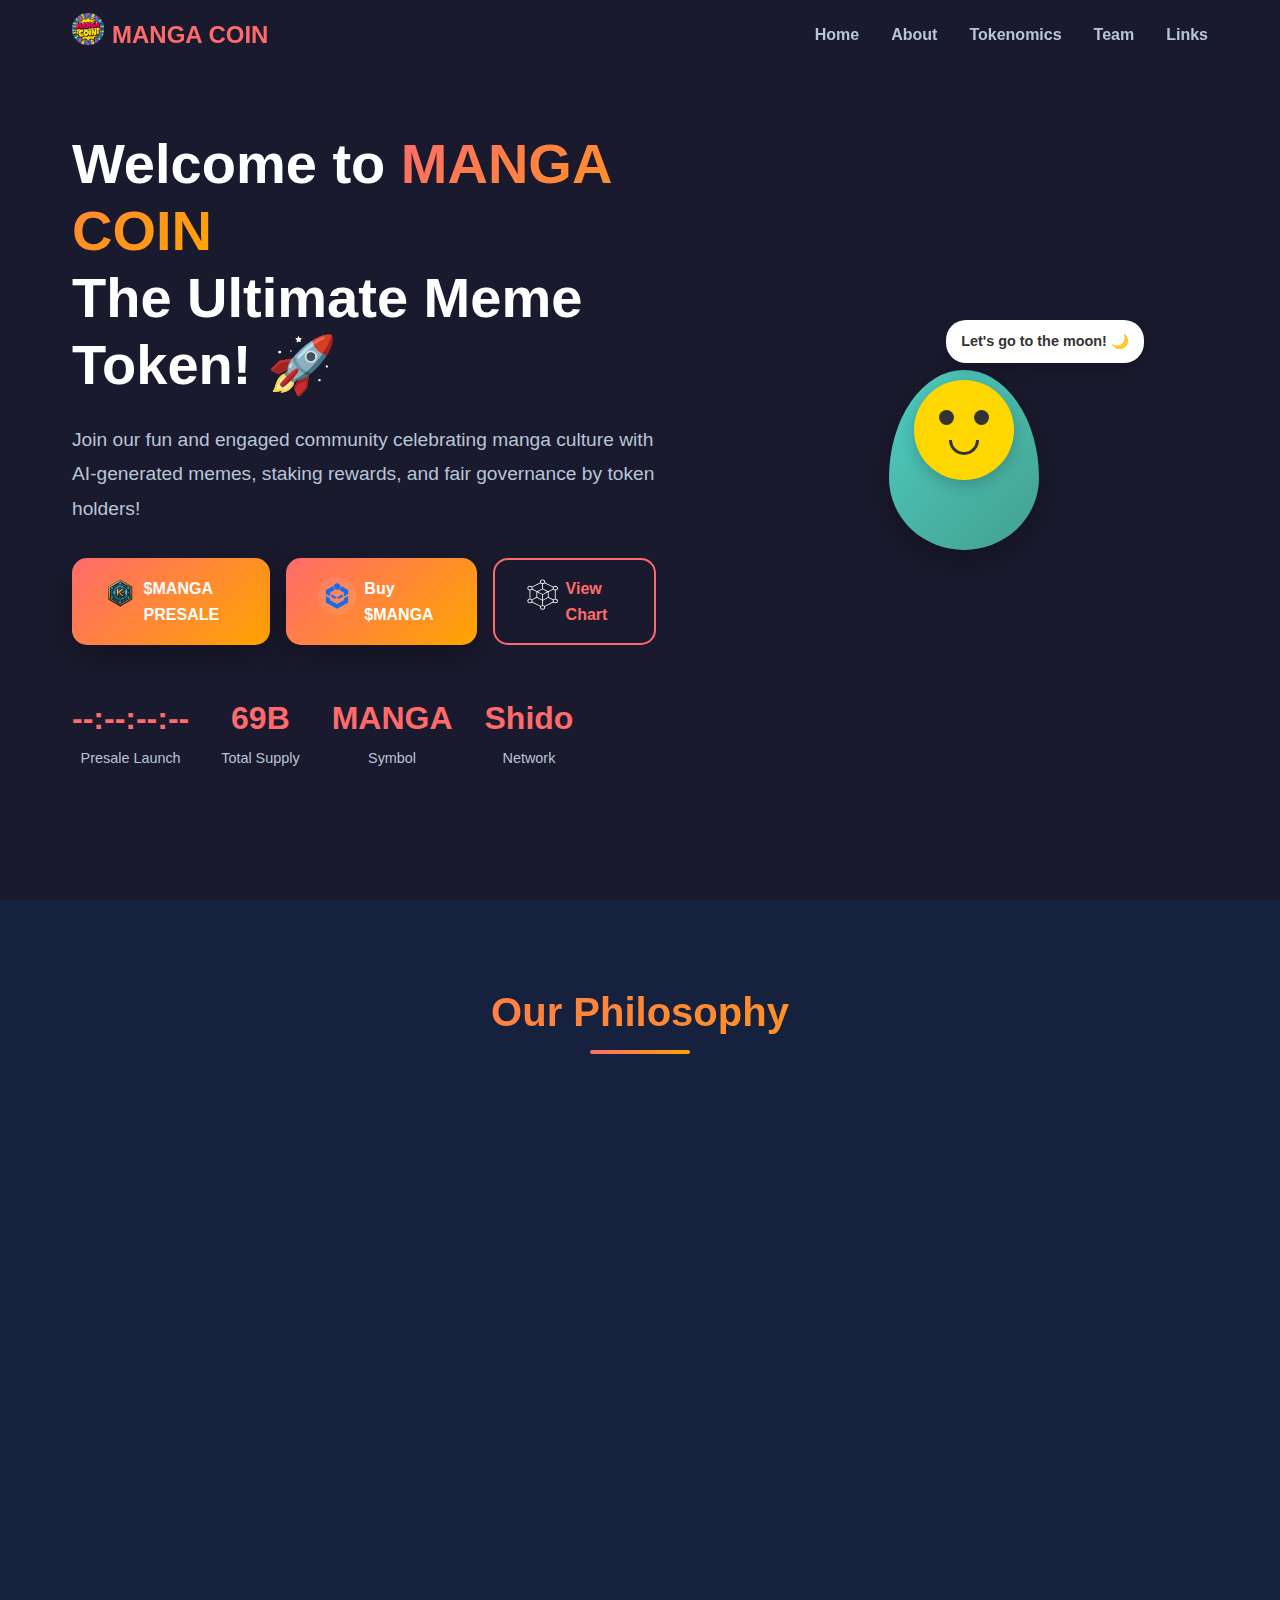
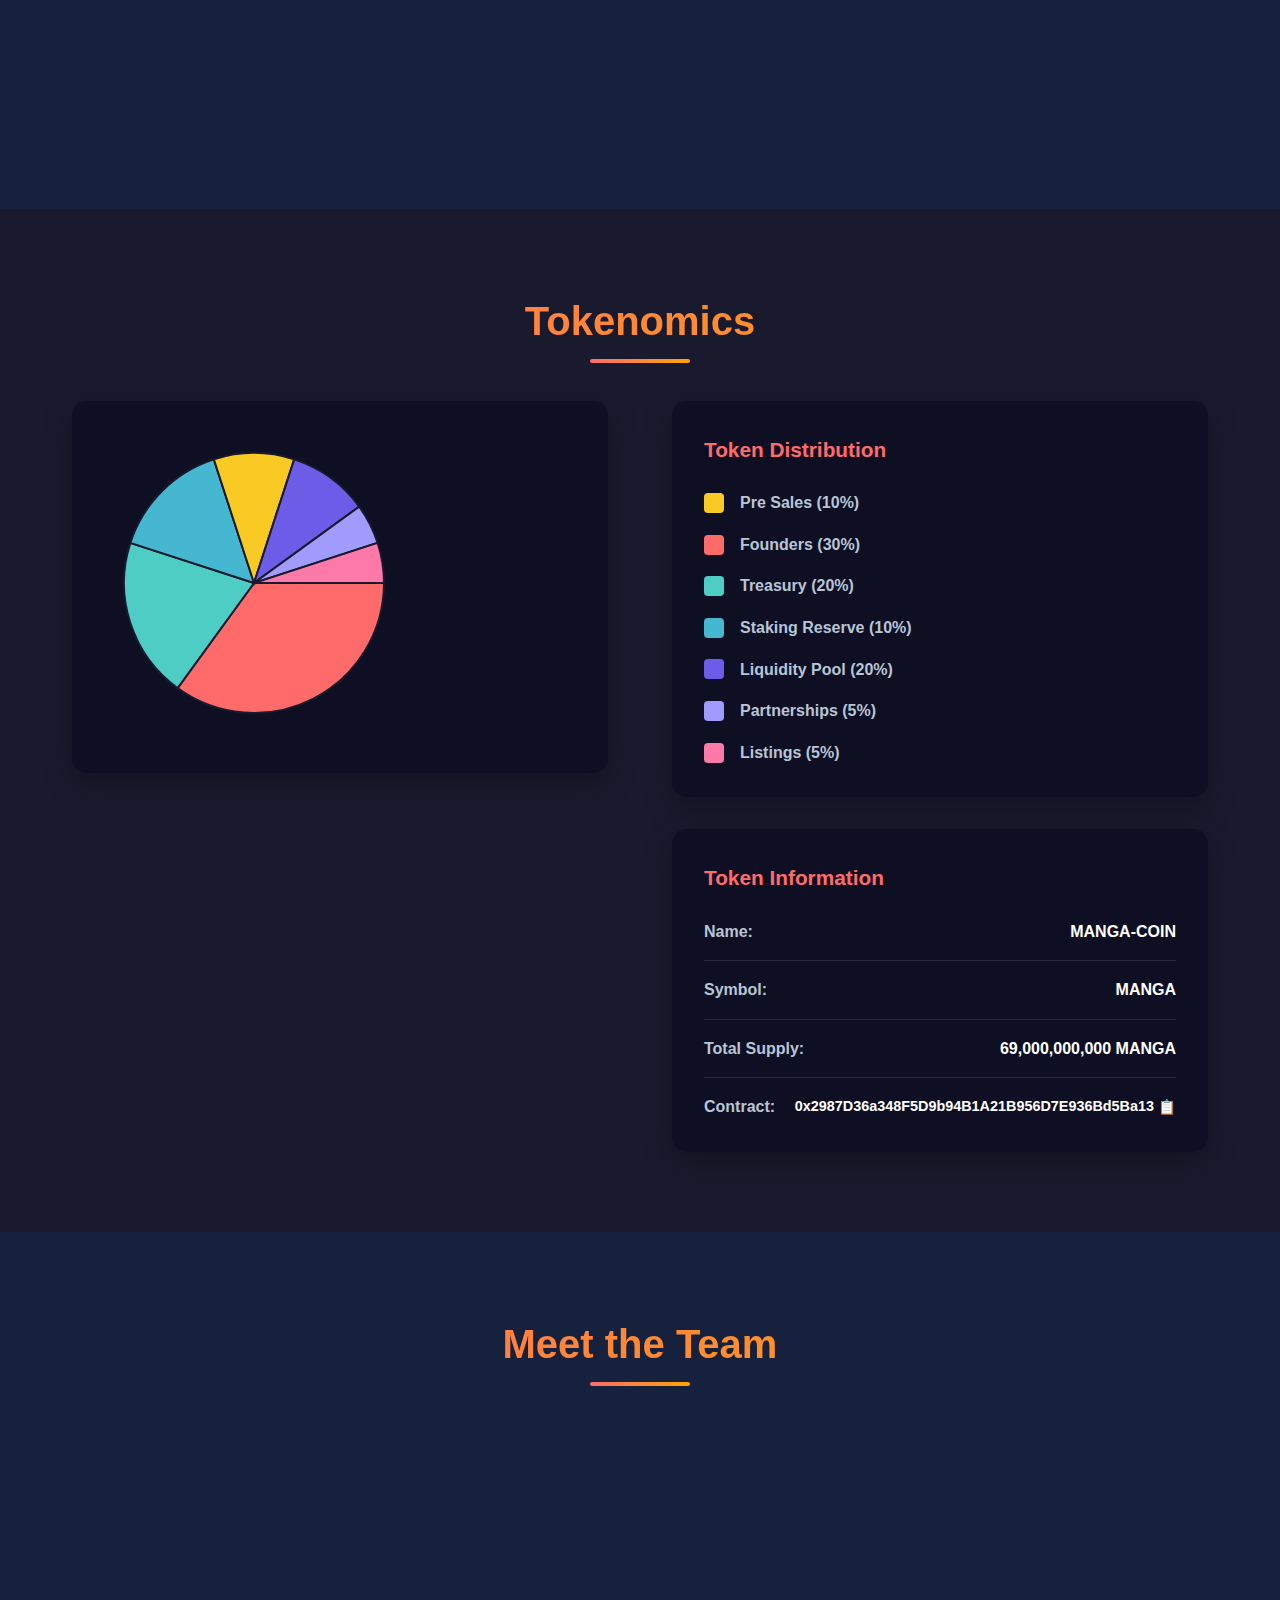
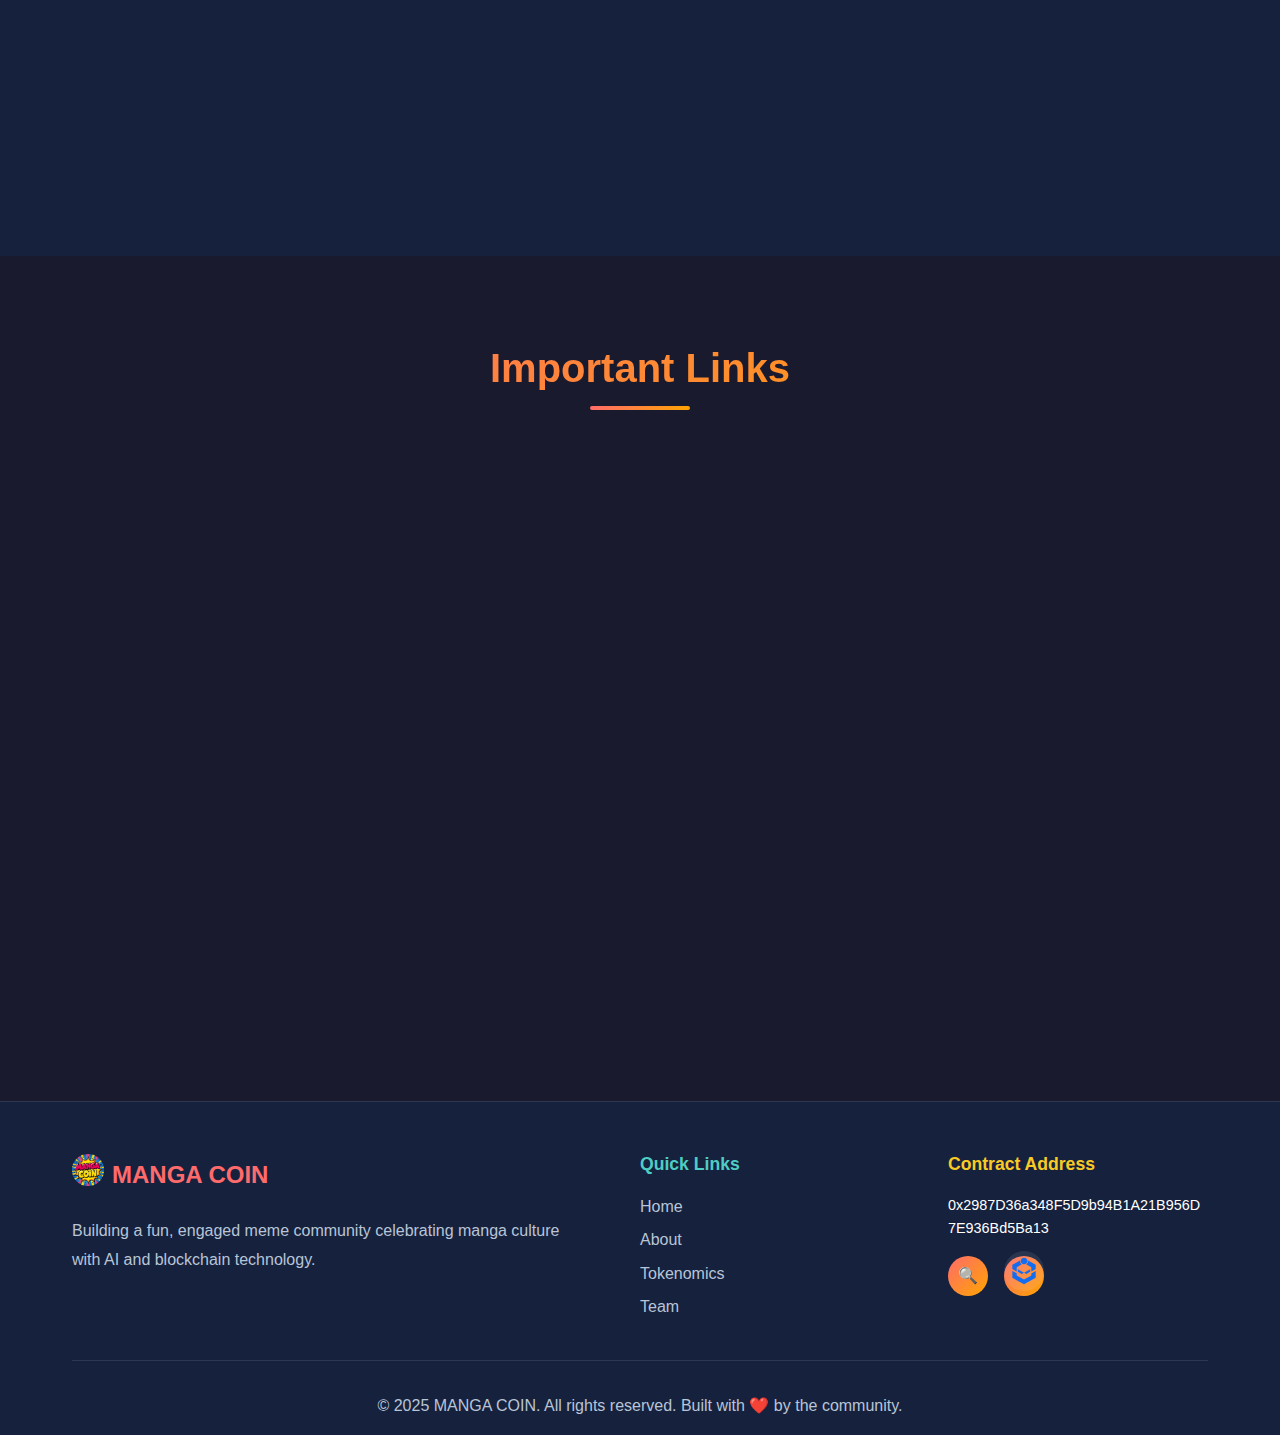
<file: index.html>
<!DOCTYPE html>
<html lang="en">

<head>
    <meta charset="UTF-8">
    <meta name="viewport" content="width=device-width, initial-scale=1.0">
    <title>MANGA COIN - The Ultimate Meme Token</title>
    <meta name="description"
        content="Join the MANGA COIN community! A fun meme token celebrating manga culture with AI-generated content, staking rewards, and governance by token holders.">

    <!-- Favicon -->
    <link rel="icon" type="image/x-icon" href="./assets/favicon.ico">

    <!-- CSS -->
    <link rel="stylesheet" href="./css/styles.css?v=1.0.2">
</head>

<body>
    <!-- Header -->
    <header class="header">
        <nav class="nav container">
            <div class="nav__logo">
                <span class="icon icon-coins"></span>
                <span>MANGA COIN</span>
            </div>
            <div class="nav__menu" id="nav-menu">
                <ul class="nav__list">
                    <li class="nav__item"><a href="#home" class="nav__link">Home</a></li>
                    <li class="nav__item"><a href="#about" class="nav__link">About</a></li>
                    <li class="nav__item"><a href="#tokenomics" class="nav__link">Tokenomics</a></li>
                    <li class="nav__item"><a href="#team" class="nav__link">Team</a></li>
                    <li class="nav__item"><a href="#links" class="nav__link">Links</a></li>
                </ul>
            </div>
            <div class="nav__toggle" id="nav-toggle">
                <span class="icon icon-bars"></span>
            </div>
        </nav>
    </header>

    <!-- Main Content -->
    <main>
        <!-- Hero Section -->
        <section id="home" class="hero">
            <div class="hero__container container">
                <div class="hero__content">
                    <h1 class="hero__title">
                        Welcome to <span class="highlight">MANGA COIN</span>
                        <br>The Ultimate Meme Token! 🚀
                    </h1>
                    <p class="hero__description">
                        Join our fun and engaged community celebrating manga culture with AI-generated memes,
                        staking rewards, and fair governance by token holders!
                    </p>
                    <div class="hero__buttons">
                        <a href="https://factory.shidokid.com/launchpad/v1/0x1969d7183D2Be783516d499378F179Ac13343E7A" target="_blank" class="btn btn-primary">
                            <span class="icon icon-shidokit"></span> $MANGA PRESALE
                        </a>
                        <a href="https://pool.shido.io/swap" target="_blank" class="btn btn-primary">
                            <span class="icon icon-exchange"></span> Buy $MANGA
                        </a>
                        <a href="https://shidoscan.net/token/0x2987D36a348F5D9b94B1A21B956D7E936Bd5Ba13" target="_blank"
                            class="btn btn-secondary">
                            <span class="icon icon-chart"></span> View Chart
                        </a>
                    </div>
                    <div class="hero__stats">
                        <div class="stat">
                            <span class="stat__number" id="countdown-timer">--:--:--:--</span>
                            <span class="stat__label">Presale Launch</span>
                        </div>
                        <div class="stat">
                            <span class="stat__number">69B</span>
                            <span class="stat__label">Total Supply</span>
                        </div>
                        <div class="stat">
                            <span class="stat__number">MANGA</span>
                            <span class="stat__label">Symbol</span>
                        </div>
                        <div class="stat">
                            <span class="stat__number">Shido</span>
                            <span class="stat__label">Network</span>
                        </div>
                    </div>
                </div>
                <div class="hero__image">
                    <div class="manga-character">
                        <div class="character-container">
                            <div class="character-body"></div>
                            <div class="character-face">
                                <div class="eyes">
                                    <div class="eye left"></div>
                                    <div class="eye right"></div>
                                </div>
                                <div class="mouth"></div>
                            </div>
                            <div class="speech-bubble">
                                <span>Let's go to the moon! 🌙</span>
                            </div>
                        </div>
                    </div>
                </div>
            </div>
        </section>

        <!-- About Section -->
        <section id="about" class="about">
            <div class="container">
                <h2 class="section__title">Our Philosophy</h2>
                <div class="about__grid">
                    <div class="about__card">
                        <div class="card__icon">
                            <span class="icon icon-users"></span>
                        </div>
                        <h3 class="card__title">Community First</h3>
                        <p class="card__description">
                            Building a fun, engaged Meme Shido network community where everyone can participate and
                            enjoy.
                        </p>
                    </div>
                    <div class="about__card">
                        <div class="card__icon">
                            <span class="icon icon-coins"></span>
                        </div>
                        <h3 class="card__title">NFT & Staking</h3>
                        <p class="card__description">
                            NFT Marketplace & Staking Rewards for our community members to earn while having fun.
                        </p>
                    </div>
                    <div class="about__card">
                        <div class="card__icon">
                            <span class="icon icon-vote"></span>
                        </div>
                        <h3 class="card__title">Fair Governance</h3>
                        <p class="card__description">
                            Governance by token holders for a trustworthy token. Even if it's just for fun, it should be
                            fair for everyone.
                        </p>
                    </div>
                    <div class="about__card">
                        <div class="card__icon">
                            <span class="icon icon-star"></span>
                        </div>
                        <h3 class="card__title">Exclusive Events</h3>
                        <p class="card__description">
                            Exclusive fan events for our community to connect and celebrate our shared love of manga
                            culture.
                        </p>
                    </div>
                    <div class="about__card">
                        <div class="card__icon">
                            <span class="icon icon-robot"></span>
                        </div>
                        <h3 class="card__title">AI-Generated Memes</h3>
                        <p class="card__description">
                            Sharing the joy of manga in the community with help of AI - because we can and it's awesome!
                        </p>
                    </div>
                    <div class="about__card">
                        <div class="card__icon">
                            <span class="icon icon-heart"></span>
                        </div>
                        <h3 class="card__title">Unite Through Fun</h3>
                        <p class="card__description">
                            A project to unite people through the fun of it all, created with help of the Shido
                            community.
                        </p>
                    </div>
                </div>
            </div>
        </section>

        <!-- Tokenomics Section -->
        <section id="tokenomics" class="tokenomics">
            <div class="container">
                <h2 class="section__title">Tokenomics</h2>
                <div class="tokenomics__content">
                    <div class="chart__container">
                        <div id="tokenomicsChart"></div>
                    </div>
                    <div class="tokenomics__info">
                        <div class="distribution__legend">
                            <h3>Token Distribution</h3>
                            <div class="legend__items">
                                <div class="legend__item">
                                    <span class="legend__color" style="background-color: #f9ca24;"></span>
                                    <span class="legend__label">Pre Sales (10%)</span>
                                </div>
                                <div class="legend__item">
                                    <span class="legend__color" style="background-color: #ff6b6b;"></span>
                                    <span class="legend__label">Founders (30%)</span>
                                </div>
                                <div class="legend__item">
                                    <span class="legend__color" style="background-color: #4ecdc4;"></span>
                                    <span class="legend__label">Treasury (20%)</span>
                                </div>
                                <div class="legend__item">
                                    <span class="legend__color" style="background-color: #45b7d1;"></span>
                                    <span class="legend__label">Staking Reserve (10%)</span>
                                </div>                                
                                <div class="legend__item">
                                    <span class="legend__color" style="background-color: #6c5ce7;"></span>
                                    <span class="legend__label">Liquidity Pool (20%)</span>
                                </div>
                                <div class="legend__item">
                                    <span class="legend__color" style="background-color: #a29bfe;"></span>
                                    <span class="legend__label">Partnerships (5%)</span>
                                </div>
                                <div class="legend__item">
                                    <span class="legend__color" style="background-color: #fd79a8;"></span>
                                    <span class="legend__label">Listings (5%)</span>
                                </div>
                            </div>
                        </div>
                        <div class="token__details">
                            <h3>Token Information</h3>
                            <div class="detail__item">
                                <span class="label">Name:</span>
                                <span class="value">MANGA-COIN</span>
                            </div>
                            <div class="detail__item">
                                <span class="label">Symbol:</span>
                                <span class="value">MANGA</span>
                            </div>
                            <div class="detail__item">
                                <span class="label">Total Supply:</span>
                                <span class="value">69,000,000,000 MANGA</span>
                            </div>
                            <div class="detail__item">
                                <span class="label">Contract:</span>
                                <span class="value contract-address" title="Click to copy">
                                    0x2987D36a348F5D9b94B1A21B956D7E936Bd5Ba13
                                    <span class="icon icon-copy"></span>
                                </span>
                            </div>
                        </div>
                    </div>
                </div>
            </div>
        </section>

        <!-- Team Section -->
        <section id="team" class="team">
            <div class="container">
                <h2 class="section__title">Meet the Team</h2>
                <div class="team__grid">
                    <div class="team__member">
                        <div class="member__avatar">
                            <span class="icon icon-ninja"></span>
                        </div>
                        <h3 class="member__name">CoinKami</h3>
                        <p class="member__role">Founder & Owner</p>
                        <p class="member__description">
                            The mastermind behind MANGA COIN, bringing the vision of a fun and fair meme token to life.
                        </p>
                    </div>
                    <div class="team__member">
                        <div class="member__avatar">
                            <span class="icon icon-dragon"></span>
                        </div>
                        <h3 class="member__name">CRAZY-CHICKEN</h3>
                        <p class="member__role">OG Member</p>
                        <p class="member__description">
                            Core team member helping to build and grow the MANGA COIN community with crazy ideas and
                            dedication.
                        </p>
                    </div>
                </div>
            </div>
        </section>

        <!-- Links Section -->
        <section id="links" class="links">
            <div class="container">
                <h2 class="section__title">Important Links</h2>
                <div class="links__grid">
                    <a href="https://shidoscan.net/token/0x2987D36a348F5D9b94B1A21B956D7E936Bd5Ba13" target="_blank"
                        class="link__card">
                        <div class="link__icon">
                            <span class="icon icon-search"></span>
                        </div>
                        <h3 class="link__title">Shido Explorer</h3>
                        <p class="link__description">View token details and transactions</p>
                    </a>
                    <a href="https://pool.shido.io/swap" target="_blank" class="link__card">
                        <div class="link__icon">
                            <span class="icon icon-exchange"></span>
                        </div>
                        <h3 class="link__title">Swap Tokens</h3>
                        <p class="link__description">Buy and sell MANGA tokens</p>
                    </a>
                    <a href="https://app.shido.io/" target="_blank" class="link__card">
                        <div class="link__icon">
                            <span class="icon icon-chart"></span>
                        </div>
                        <h3 class="link__title">Shido DEX</h3>
                        <p class="link__description">Decentralized exchange platform</p>
                    </a>
                    <a href="https://pool.shido.io/pools" target="_blank" class="link__card">
                        <div class="link__icon">
                            <span class="icon icon-pool"></span>
                        </div>
                        <h3 class="link__title">Liquidity Pool</h3>
                        <p class="link__description">Provide liquidity and earn rewards</p>
                    </a>
                    <a href="https://t.me/+01pjZHFK5ec3NDhk" target="_blank" class="link__card">
                        <div class="link__icon">
                            <span class="icon icon-telegram"></span>
                        </div>
                        <h3 class="link__title">Telegram</h3>
                        <p class="link__description">Join our Telegram community</p>
                    </a>
                    <a href="https://x.com/mangacoinkami?s=11" target="_blank" class="link__card">
                        <div class="link__icon">
                            <span class="icon icon-twitter"></span>
                        </div>
                        <h3 class="link__title">X</h3>
                        <p class="link__description">Join our X community</p>
                    </a>
                </div>
            </div>
        </section>
    </main>

    <!-- Footer -->
    <footer class="footer">
        <div class="container">
            <div class="footer__content">
                <div class="footer__brand">
                    <div class="footer__logo">
                        <span class="icon icon-coins"></span>
                        <span>MANGA COIN</span>
                    </div>
                    <p class="footer__description">
                        Building a fun, engaged meme community celebrating manga culture with AI and blockchain
                        technology.
                    </p>
                </div>
                <div class="footer__links">
                    <h4>Quick Links</h4>
                    <ul>
                        <li><a href="#home">Home</a></li>
                        <li><a href="#about">About</a></li>
                        <li><a href="#tokenomics">Tokenomics</a></li>
                        <li><a href="#team">Team</a></li>
                    </ul>
                </div>
                <div class="footer__contact">
                    <h4>Contract Address</h4>
                    <p class="contract-address" title="Click to copy">
                        0x2987D36a348F5D9b94B1A21B956D7E936Bd5Ba13
                    </p>
                    <div class="social__links">
                        <a href="https://shidoscan.net/token/0x2987D36a348F5D9b94B1A21B956D7E936Bd5Ba13"
                            target="_blank">
                            <span class="icon icon-search"></span>
                        </a>
                        <a href="https://pool.shido.io/swap" target="_blank">
                            <span class="icon icon-exchange"></span>
                        </a>
                    </div>
                </div>
            </div>
            <div class="footer__bottom">
                <p>&copy; 2025 MANGA COIN. All rights reserved. Built with ❤️ by the community.</p>
            </div>
        </div>
    </footer>

    <!-- JavaScript -->
    <script src="./js/main.js?v=1.0.2"></script>
</body>

</html>
</file>
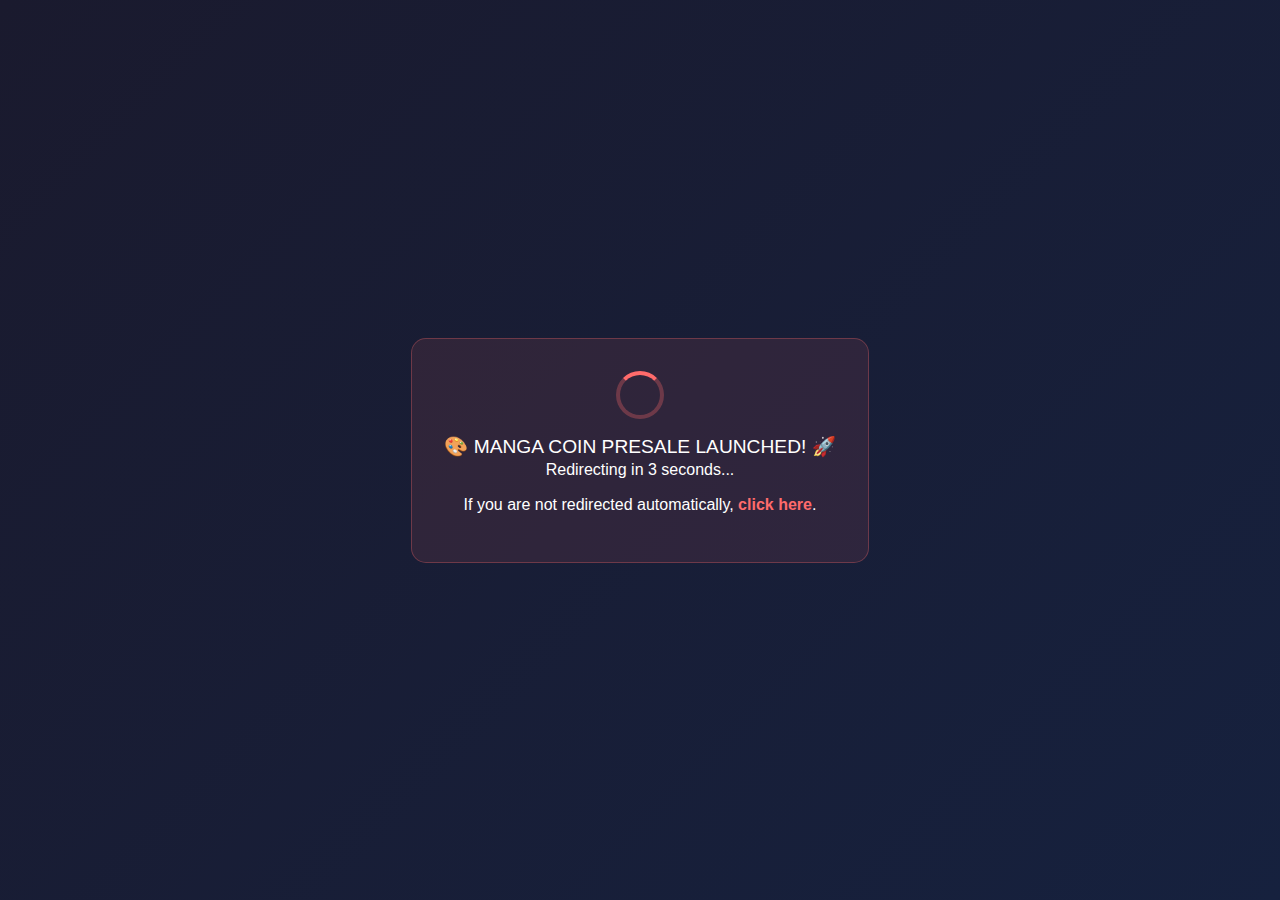
<file: presale/index.html>
<!DOCTYPE html>
<html lang="en">
<head>
    <meta charset="UTF-8">
    <meta name="viewport" content="width=device-width, initial-scale=1.0">
    <title>🎨 MANGA COIN PRESALE LAUNCHED! 🚀</title>
    
    <!-- Open Graph / Social Media Meta Tags -->
    <meta property="og:type" content="website">
    <meta property="og:url" content="https://manga-shido.casa/presale">
    <meta property="og:title" content="🎨 MANGA COIN PRESALE LAUNCHED! 🚀">
    <meta property="og:description" content="The world of art, memes & storytelling meets the power of ShidoNet! $MANGA is not just a token — it's a creative revolution for all anime & manga lovers worldwide. 🌏✨ 🔥 Be early. Be bold. Be part of the legend. Don't miss your chance to join the $MANGA movement — where imagination becomes value. 💥">
    <meta property="og:image" content="https://manga-shido.casa/assets/manga-social-preview.png">
    <meta property="og:image:width" content="1200">
    <meta property="og:image:height" content="630">
    <meta property="og:image:alt" content="MANGA COIN - Anime & Manga Token on Shido Network">
    <meta property="og:site_name" content="MANGA COIN">
    <meta property="og:locale" content="en_US">
    
    <!-- Twitter Card Meta Tags -->
    <meta name="twitter:card" content="summary_large_image">
    <meta name="twitter:site" content="@shidomanga">
    <meta name="twitter:creator" content="@shidomanga">
    <meta name="twitter:title" content="🎨 MANGA COIN PRESALE LAUNCHED! 🚀">
    <meta name="twitter:description" content="The world of art, memes & storytelling meets the power of ShidoNet! $MANGA is not just a token — it's a creative revolution for all anime & manga lovers worldwide. 🌏✨ 🔥 Be early. Be bold. Be part of the legend. Don't miss your chance to join the $MANGA movement — where imagination becomes value. 💥">
    <meta name="twitter:image" content="https://manga-shido.casa/assets/manga-social-preview.png">
    <meta name="twitter:image:alt" content="MANGA COIN - Anime & Manga Token on Shido Network">
    
    <!-- Additional Social Media Tags -->
    <meta property="article:author" content="MANGA COIN Team">
    <meta name="theme-color" content="#ff6b6b">
    <link rel="image_src" href="https://manga-shido.casa/assets/manga-social-preview.png">
    
    <!-- Delayed redirect for social crawlers -->
    <meta http-equiv="refresh" content="1; url=https://factory.shidokid.com/launchpad/v1/0x1969d7183D2Be783516d499378F179Ac13343E7A">
    
    <!-- Canonical URL for SEO -->
    <link rel="canonical" href="https://factory.shidokid.com/launchpad/v1/0x1969d7183D2Be783516d499378F179Ac13343E7A">
    
    <!-- Favicon -->
    <link rel="icon" type="image/x-icon" href="../assets/favicon.ico">
    
    <style>
        body {
            font-family: -apple-system, BlinkMacSystemFont, 'Segoe UI', Roboto, sans-serif;
            background: linear-gradient(135deg, #1a1a2e 0%, #16213e 100%);
            color: white;
            display: flex;
            justify-content: center;
            align-items: center;
            min-height: 100vh;
            margin: 0;
            text-align: center;
        }
        
        .redirect-container {
            padding: 2rem;
            border-radius: 15px;
            background: rgba(255, 107, 107, 0.1);
            border: 1px solid rgba(255, 107, 107, 0.3);
            max-width: 400px;
        }
        
        .loading-spinner {
            width: 40px;
            height: 40px;
            border: 4px solid rgba(255, 107, 107, 0.3);
            border-top: 4px solid #ff6b6b;
            border-radius: 50%;
            animation: spin 1s linear infinite;
            margin: 0 auto 1rem;
        }
        
        @keyframes spin {
            0% { transform: rotate(0deg); }
            100% { transform: rotate(360deg); }
        }
        
        .redirect-text {
            font-size: 1.2rem;
            margin-bottom: 1rem;
        }
        
        .manual-link {
            color: #ff6b6b;
            text-decoration: none;
            font-weight: bold;
        }
        
        .manual-link:hover {
            text-decoration: underline;
        }
    </style>
</head>
<body>
    <div class="redirect-container">
        <div class="loading-spinner"></div>
        <div class="redirect-text">🎨 MANGA COIN PRESALE LAUNCHED! 🚀<br><small>Redirecting in <span id="countdown">3</span> seconds...</small></div>
        <p>If you are not redirected automatically, <a href="https://factory.shidokid.com/launchpad/v1/0x1969d7183D2Be783516d499378F179Ac13343E7A" class="manual-link">click here</a>.</p>
    </div>
    
    <script>
        // Countdown timer for better UX
        let timeLeft = 1;
        const countdownElement = document.getElementById('countdown');
        
        const countdownTimer = setInterval(function() {
            timeLeft--;
            if (countdownElement) {
                countdownElement.textContent = timeLeft;
            }
            if (timeLeft <= 0) {
                clearInterval(countdownTimer);
                window.location.href = "https://factory.shidokid.com/launchpad/v1/0x1969d7183D2Be783516d499378F179Ac13343E7A";
            }
        }, 1000);
        
        // Fallback redirect
        setTimeout(function() {
            window.location.href = "https://factory.shidokid.com/launchpad/v1/0x1969d7183D2Be783516d499378F179Ac13343E7A";
        }, 3000);
    </script>
</body>
</html>
</file>
<file: css/styles.css>
/* Reset and Base Styles */
* {
    margin: 0;
    padding: 0;
    box-sizing: border-box;
}

:root {
    /* Manga-inspired color palette */
    --primary-color: #ff6b6b;
    --secondary-color: #4ecdc4;
    --accent-color: #f9ca24;
    --bg-primary: #1a1a2e;
    --bg-secondary: #16213e;
    --bg-card: #0f0f23;
    --text-primary: #ffffff;
    --text-secondary: #b8c5d6;
    --text-accent: #ff6b6b;
    --gradient-1: linear-gradient(135deg, #667eea 0%, #764ba2 100%);
    --gradient-2: linear-gradient(135deg, #ff6b6b 0%, #ffa500 100%);
    --gradient-3: linear-gradient(135deg, #4ecdc4 0%, #44a08d 100%);
    --shadow: 0 10px 30px rgba(0, 0, 0, 0.3);
    --border-radius: 15px;
    --transition: all 0.3s ease;
}

html {
    scroll-behavior: smooth;
}

body {
    font-family: -apple-system, BlinkMacSystemFont, 'Segoe UI', Roboto, 'Helvetica Neue', Arial, sans-serif;
    background: var(--bg-primary);
    color: var(--text-primary);
    line-height: 1.6;
    overflow-x: hidden;
}

.container {
    max-width: 1200px;
    margin: 0 auto;
    padding: 0 2rem;
}

/* Simple Icons */
.icon {
    display: inline-block;
    vertical-align: middle;
}

.icon-coins::before {
    content: '';
    background-image: url('../assets/mangacoin.png');
    background-size: contain;
    background-repeat: no-repeat;
    background-position: center;
    width: 1em;
    height: 1em;
    display: inline-block;
}

.icon-bars::before {
    content: '≡';
}

.icon-exchange {
    content: '';
    background-image: url('../assets/shido.svg');
    background-size: contain;
    background-repeat: no-repeat;
    align-items: center;
    width: 50px;
    height: 50px;
}

.icon-shidokit {
    content: '';
    background-image: url('../assets/shidokid.png');
    background-size: contain;
    background-repeat: no-repeat;
    align-items: center;
    width: 50px;
    height: 50px;
}

.icon-chart {
    content: '';
    background-image: url('../assets/blockchain-icon.svg');
    background-size: contain;
    background-repeat: no-repeat;
    align-items: center;
    width: 45px;
    height: 45px;
}

.icon-users::before {
    content: '👥';
}

.icon-vote::before {
    content: '🗳️';
}

.icon-star::before {
    content: '⭐';
}

.icon-robot::before {
    content: '🤖';
}

.icon-heart::before {
    content: '❤️';
}

.icon-ninja {
    content: '';
    background-image: url('../assets/mangacoin.png');
    background-size: contain;
    background-repeat: no-repeat;
    align-items: center;
    width: 100px;
    height: 100px;
}

.icon-dragon {
    content: '';
    background-image: url('../assets/chick.jpg');
    background-size: contain;
    background-repeat: no-repeat;
    align-items: center;
    width: 100px;
    height: 100px;
    border-radius: 50%;
}

.icon-search::before {
    content: '🔍';
}

.icon-pool::before {
    content: '🏊';
}

.icon-telegram {
    content: '';
    background-image: url('../assets/Telegram_2019_Logo.svg');
    background-size: contain;
    background-repeat: no-repeat;
    align-items: center;
    width: 45px;
    height: 45px;
}

.icon-twitter {
    content: '';
    background-image: url('../assets/X_icon.svg');
    background-size: contain;
    background-repeat: no-repeat;
    align-items: center;
    width: 45px;
    height: 45px;
}

.icon-copy::before {
    content: '📋';
}

.icon-check::before {
    content: '✅';
}

/* Typography */
.section__title {
    font-size: 2.5rem;
    font-weight: 800;
    text-align: center;
    margin-bottom: 3rem;
    background: var(--gradient-2);
    -webkit-background-clip: text;
    -webkit-text-fill-color: transparent;
    background-clip: text;
    position: relative;
}

.section__title::after {
    content: '';
    position: absolute;
    bottom: -10px;
    left: 50%;
    transform: translateX(-50%);
    width: 100px;
    height: 4px;
    background: var(--gradient-2);
    border-radius: 2px;
}

/* Header */
.header {
    position: fixed;
    top: 0;
    left: 0;
    width: 100%;
    background: rgba(26, 26, 46, 0.95);
    backdrop-filter: blur(10px);
    z-index: 1000;
    transition: var(--transition);
}

.nav {
    display: flex;
    justify-content: space-between;
    align-items: center;
    height: 70px;
}

.nav__logo {
    display: flex;
    align-items: center;
    gap: 0.5rem;
    font-size: 1.5rem;
    font-weight: 800;
    color: var(--primary-color);
}

.nav__logo .icon {
    font-size: 2rem;
}

.nav__list {
    display: flex;
    list-style: none;
    gap: 2rem;
}

.nav__link {
    color: var(--text-secondary);
    text-decoration: none;
    font-weight: 600;
    transition: var(--transition);
    position: relative;
}

.nav__link:hover {
    color: var(--primary-color);
}

.nav__link::after {
    content: '';
    position: absolute;
    bottom: -5px;
    left: 0;
    width: 0;
    height: 2px;
    background: var(--primary-color);
    transition: var(--transition);
}

.nav__link:hover::after {
    width: 100%;
}

.nav__toggle {
    display: none;
    font-size: 1.5rem;
    color: var(--primary-color);
    cursor: pointer;
}

/* Hero Section */
.hero {
    min-height: 100vh;
    display: flex;
    align-items: center;
    padding: 5rem 0;
    background: var(--bg-primary);
    position: relative;
    overflow: hidden;
}

.hero::before {
    content: '';
    position: absolute;
    top: 0;
    left: 0;
    right: 0;
    bottom: 0;
    background: radial-gradient(circle at 20% 80%, rgba(255, 107, 107, 0.1) 0%, transparent 50%),
                radial-gradient(circle at 80% 20%, rgba(78, 205, 196, 0.1) 0%, transparent 50%);
    z-index: -1;
}

.hero__container {
    display: grid;
    grid-template-columns: 1fr 1fr;
    gap: 4rem;
    align-items: center;
}

.hero__title {
    font-size: 3.5rem;
    font-weight: 800;
    margin-bottom: 1.5rem;
    line-height: 1.2;
}

.highlight {
    background: var(--gradient-2);
    -webkit-background-clip: text;
    -webkit-text-fill-color: transparent;
    background-clip: text;
}

.hero__description {
    font-size: 1.2rem;
    color: var(--text-secondary);
    margin-bottom: 2rem;
    line-height: 1.8;
}

.hero__buttons {
    display: flex;
    gap: 1rem;
    margin-bottom: 3rem;
}

.btn {
    padding: 1rem 2rem;
    border: none;
    border-radius: var(--border-radius);
    font-weight: 600;
    text-decoration: none;
    display: inline-flex;
    align-items: center;
    gap: 0.5rem;
    transition: var(--transition);
    cursor: pointer;
    font-size: 1rem;
}

.btn-primary {
    background: var(--gradient-2);
    color: white;
    box-shadow: var(--shadow);
}

.btn-primary:hover {
    transform: translateY(-3px);
    box-shadow: 0 15px 40px rgba(255, 107, 107, 0.4);
}

.btn-secondary {
    background: transparent;
    color: var(--primary-color);
    border: 2px solid var(--primary-color);
}

.btn-secondary:hover {
    background: var(--primary-color);
    color: white;
    transform: translateY(-3px);
}

.hero__stats {
    display: flex;
    gap: 2rem;
}

.stat {
    text-align: center;
}

.stat__number {
    display: block;
    font-size: 2rem;
    font-weight: 800;
    color: var(--primary-color);
}

.stat__label {
    font-size: 0.9rem;
    color: var(--text-secondary);
}

/* Manga Character Animation */
.hero__image {
    display: flex;
    justify-content: center;
    align-items: center;
}

.manga-character {
    position: relative;
    animation: float 3s ease-in-out infinite;
}

.character-container {
    position: relative;
    width: 200px;
    height: 200px;
}

.character-body {
    width: 150px;
    height: 180px;
    background: var(--gradient-3);
    border-radius: 50% 50% 50% 50% / 60% 60% 40% 40%;
    position: absolute;
    top: 20px;
    left: 25px;
    box-shadow: var(--shadow);
}

.character-face {
    width: 100px;
    height: 100px;
    background: #ffd700;
    border-radius: 50%;
    position: absolute;
    top: 30px;
    left: 50px;
    box-shadow: 0 5px 15px rgba(0, 0, 0, 0.2);
}

.eyes {
    display: flex;
    gap: 20px;
    position: absolute;
    top: 30px;
    left: 50%;
    transform: translateX(-50%);
}

.eye {
    width: 15px;
    height: 15px;
    background: #333;
    border-radius: 50%;
    animation: blink 3s infinite;
}

.mouth {
    width: 30px;
    height: 15px;
    border: 3px solid #333;
    border-top: none;
    border-radius: 0 0 50px 50px;
    position: absolute;
    top: 60px;
    left: 50%;
    transform: translateX(-50%);
}

.speech-bubble {
    position: absolute;
    top: -30px;
    right: -80px;
    background: white;
    color: #333;
    padding: 10px 15px;
    border-radius: 20px;
    font-size: 0.9rem;
    font-weight: 600;
    box-shadow: 0 5px 15px rgba(0, 0, 0, 0.2);
}

.speech-bubble::after {
    content: '';
    position: absolute;
    bottom: -10px;
    left: 30px;
    width: 0;
    height: 0;
    border: 10px solid transparent;
    border-top-color: white;
}

@keyframes float {
    0%, 100% { transform: translateY(0px); }
    50% { transform: translateY(-20px); }
}

@keyframes blink {
    0%, 90%, 100% { transform: scaleY(1); }
    95% { transform: scaleY(0.1); }
}

/* About Section */
.about {
    padding: 5rem 0;
    background: var(--bg-secondary);
}

.about__grid {
    display: grid;
    grid-template-columns: repeat(auto-fit, minmax(350px, 1fr));
    gap: 2rem;
}

.about__card {
    background: var(--bg-card);
    padding: 2rem;
    border-radius: var(--border-radius);
    text-align: center;
    transition: var(--transition);
    border: 1px solid rgba(255, 107, 107, 0.1);
}

.about__card:hover {
    transform: translateY(-10px);
    box-shadow: var(--shadow);
    border-color: var(--primary-color);
}

.card__icon {
    font-size: 3rem;
    color: var(--primary-color);
    margin-bottom: 1rem;
}

.card__icon .icon {
    font-size: 3rem;
}

.card__title {
    font-size: 1.5rem;
    font-weight: 700;
    margin-bottom: 1rem;
    color: var(--text-primary);
}

.card__description {
    color: var(--text-secondary);
    line-height: 1.8;
}

/* Tokenomics Section */
.tokenomics {
    padding: 5rem 0;
    background: var(--bg-primary);
}

.tokenomics__content {
    display: grid;
    grid-template-columns: 1fr 1fr;
    gap: 4rem;
    align-items: start;
}

.chart__container {
    background: var(--bg-card);
    padding: 2rem;
    border-radius: var(--border-radius);
    box-shadow: var(--shadow);
}

.tokenomics__info {
    display: flex;
    flex-direction: column;
    gap: 2rem;
}

.token__details {
    background: var(--bg-card);
    padding: 2rem;
    border-radius: var(--border-radius);
    box-shadow: var(--shadow);
}

.token__details h3 {
    color: var(--primary-color);
    margin-bottom: 1.5rem;
    font-size: 1.3rem;
}

.detail__item {
    display: flex;
    justify-content: space-between;
    align-items: center;
    margin-bottom: 1rem;
    padding-bottom: 1rem;
    border-bottom: 1px solid rgba(255, 255, 255, 0.1);
}

.detail__item:last-child {
    border-bottom: none;
    margin-bottom: 0;
    padding-bottom: 0;
}

.label {
    color: var(--text-secondary);
    font-weight: 600;
}

.value {
    color: var(--text-primary);
    font-weight: 700;
}

.contract-address {
    cursor: pointer;
    transition: var(--transition);
    font-size: 0.9rem;
    word-break: break-all;
}

.contract-address:hover {
    color: var(--primary-color);
}

.contract-address i {
    margin-left: 0.5rem;
    opacity: 0.7;
}

.distribution__legend {
    background: var(--bg-card);
    padding: 2rem;
    border-radius: var(--border-radius);
    box-shadow: var(--shadow);
}

.distribution__legend h3 {
    color: var(--primary-color);
    margin-bottom: 1.5rem;
    font-size: 1.3rem;
}

.legend__items {
    display: flex;
    flex-direction: column;
    gap: 1rem;
}

.legend__item {
    display: flex;
    align-items: center;
    gap: 1rem;
}

.legend__color {
    width: 20px;
    height: 20px;
    border-radius: 4px;
    flex-shrink: 0;
}

.legend__label {
    color: var(--text-secondary);
    font-weight: 600;
}

/* Team Section */
.team {
    padding: 5rem 0;
    background: var(--bg-secondary);
}

.team__grid {
    display: grid;
    grid-template-columns: repeat(auto-fit, minmax(300px, 1fr));
    gap: 3rem;
}

.team__member {
    background: var(--bg-card);
    padding: 2.5rem;
    border-radius: var(--border-radius);
    text-align: center;
    transition: var(--transition);
    border: 1px solid rgba(78, 205, 196, 0.1);
}

.team__member:hover {
    transform: translateY(-10px);
    box-shadow: var(--shadow);
    border-color: var(--secondary-color);
}

.member__avatar {
    width: 100px;
    height: 100px;
    background: var(--gradient-3);
    border-radius: 50%;
    display: flex;
    align-items: center;
    justify-content: center;
    margin: 0 auto 1.5rem;
    color: white;
}

.member__avatar .icon {
    font-size: 2.5rem;
}

.member__name {
    font-size: 1.5rem;
    font-weight: 700;
    margin-bottom: 0.5rem;
    color: var(--secondary-color);
}

.member__role {
    color: var(--accent-color);
    font-weight: 600;
    margin-bottom: 1rem;
}

.member__description {
    color: var(--text-secondary);
    line-height: 1.8;
}

/* Links Section */
.links {
    padding: 5rem 0;
    background: var(--bg-primary);
}

.links__grid {
    display: grid;
    grid-template-columns: repeat(auto-fit, minmax(250px, 1fr));
    gap: 2rem;
}

.link__card {
    background: var(--bg-card);
    padding: 2rem;
    border-radius: var(--border-radius);
    text-decoration: none;
    color: inherit;
    text-align: center;
    transition: var(--transition);
    border: 1px solid rgba(249, 202, 36, 0.1);
    display: flex;
    flex-direction: column;
    align-items: center;
}

.link__card:hover {
    transform: translateY(-10px);
    box-shadow: var(--shadow);
    border-color: var(--accent-color);
}

.link__icon {
    width: 80px;
    height: 80px;
    background: var(--gradient-2);
    border-radius: 50%;
    display: flex;
    align-items: center;
    justify-content: center;
    font-size: 2rem;
    color: white;
    margin-bottom: 1.5rem;
}

.link__icon .icon {
    font-size: 2rem;
}

.link__title {
    font-size: 1.3rem;
    font-weight: 700;
    margin-bottom: 1rem;
    color: var(--accent-color);
}

.link__description {
    color: var(--text-secondary);
    line-height: 1.6;
}

/* Footer */
.footer {
    background: var(--bg-secondary);
    padding: 3rem 0 1rem;
    border-top: 1px solid rgba(255, 255, 255, 0.1);
}

.footer__content {
    display: grid;
    grid-template-columns: 2fr 1fr 1fr;
    gap: 3rem;
    margin-bottom: 2rem;
}

.footer__logo {
    display: flex;
    align-items: center;
    gap: 0.5rem;
    font-size: 1.5rem;
    font-weight: 800;
    color: var(--primary-color);
    margin-bottom: 1rem;
}

.footer__logo .icon {
    font-size: 2rem;
}

.footer__description {
    color: var(--text-secondary);
    line-height: 1.8;
}

.footer__links h4 {
    color: var(--secondary-color);
    margin-bottom: 1rem;
    font-size: 1.1rem;
}

.footer__links ul {
    list-style: none;
}

.footer__links ul li {
    margin-bottom: 0.5rem;
}

.footer__links ul li a {
    color: var(--text-secondary);
    text-decoration: none;
    transition: var(--transition);
}

.footer__links ul li a:hover {
    color: var(--primary-color);
}

.footer__contact h4 {
    color: var(--accent-color);
    margin-bottom: 1rem;
    font-size: 1.1rem;
}

.social__links {
    display: flex;
    gap: 1rem;
    margin-top: 1rem;
}

.social__links a {
    width: 40px;
    height: 40px;
    background: var(--gradient-2);
    border-radius: 50%;
    display: flex;
    align-items: center;
    justify-content: center;
    color: white;
    text-decoration: none;
    transition: var(--transition);
}

.social__links a:hover {
    transform: translateY(-3px);
    box-shadow: 0 10px 20px rgba(255, 107, 107, 0.4);
}

.footer__bottom {
    text-align: center;
    padding-top: 2rem;
    border-top: 1px solid rgba(255, 255, 255, 0.1);
    color: var(--text-secondary);
}

/* Responsive Design */
@media (max-width: 768px) {
    .container {
        padding: 0 1rem;
    }

    .nav__menu {
        position: fixed;
        top: 70px;
        left: -100%;
        width: 100%;
        height: calc(100vh - 70px);
        background: var(--bg-secondary);
        flex-direction: column;
        justify-content: center;
        transition: var(--transition);
    }

    .nav__menu.active {
        left: 0;
    }

    .nav__list {
        flex-direction: column;
        text-align: center;
        gap: 3rem;
    }

    .nav__toggle {
        display: block;
    }

    .hero__container {
        grid-template-columns: 1fr;
        text-align: center;
        gap: 3rem;
    }

    .hero__title {
        font-size: 2.5rem;
    }

    .section__title {
        font-size: 2rem;
    }

    .tokenomics__content {
        grid-template-columns: 1fr;
        gap: 2rem;
    }

    .hero__buttons {
        justify-content: center;
        flex-wrap: wrap;
    }

    .hero__stats {
        justify-content: center;
    }

    .footer__content {
        grid-template-columns: 1fr;
        text-align: center;
        gap: 2rem;
    }

    .about__grid {
        grid-template-columns: 1fr;
    }

    .links__grid {
        grid-template-columns: 1fr;
    }

    .team__grid {
        grid-template-columns: 1fr;
    }
}

@media (max-width: 480px) {
    .hero__title {
        font-size: 2rem;
    }

    .btn {
        padding: 0.8rem 1.5rem;
        font-size: 0.9rem;
    }

    .about__card,
    .team__member,
    .token__details,
    .distribution__legend {
        padding: 1.5rem;
    }

    .chart__container {
        padding: 1rem;
    }

    .contract-address {
        font-size: 0.8rem;
    }
}
</file>
